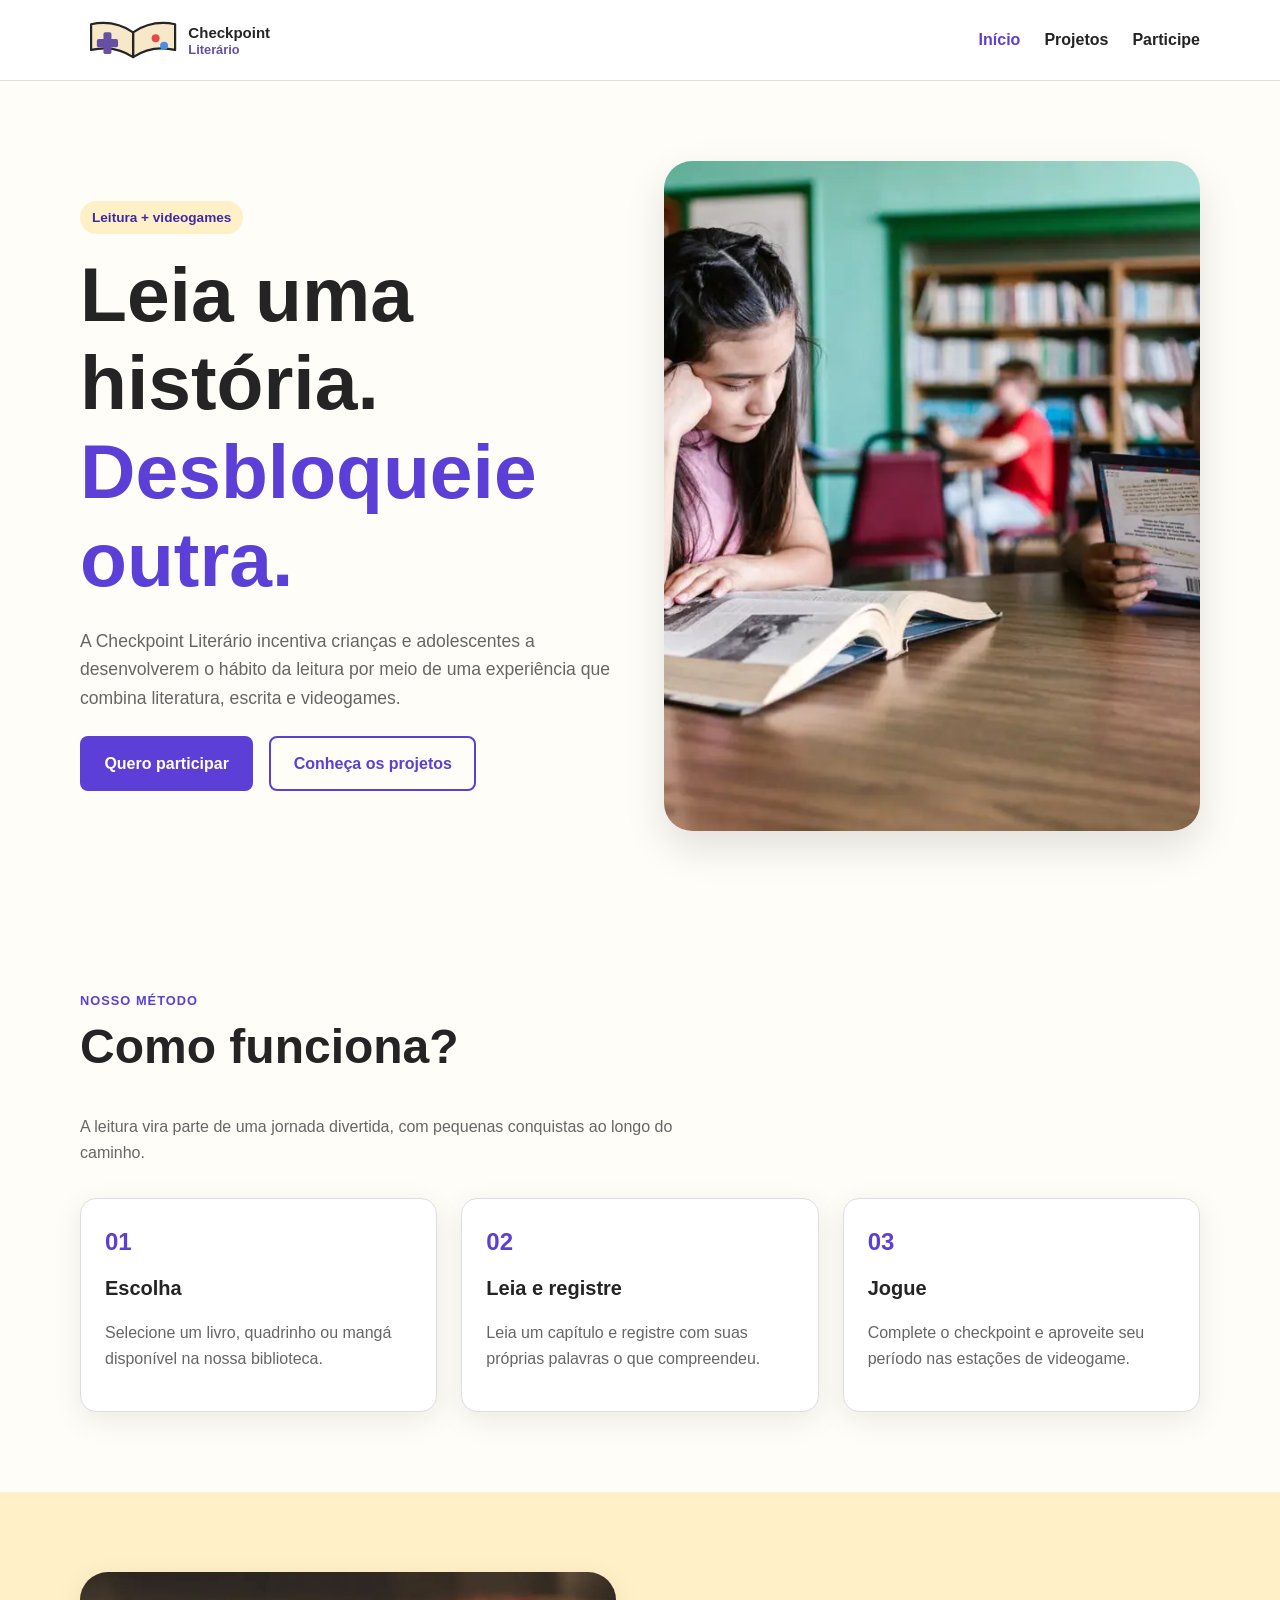
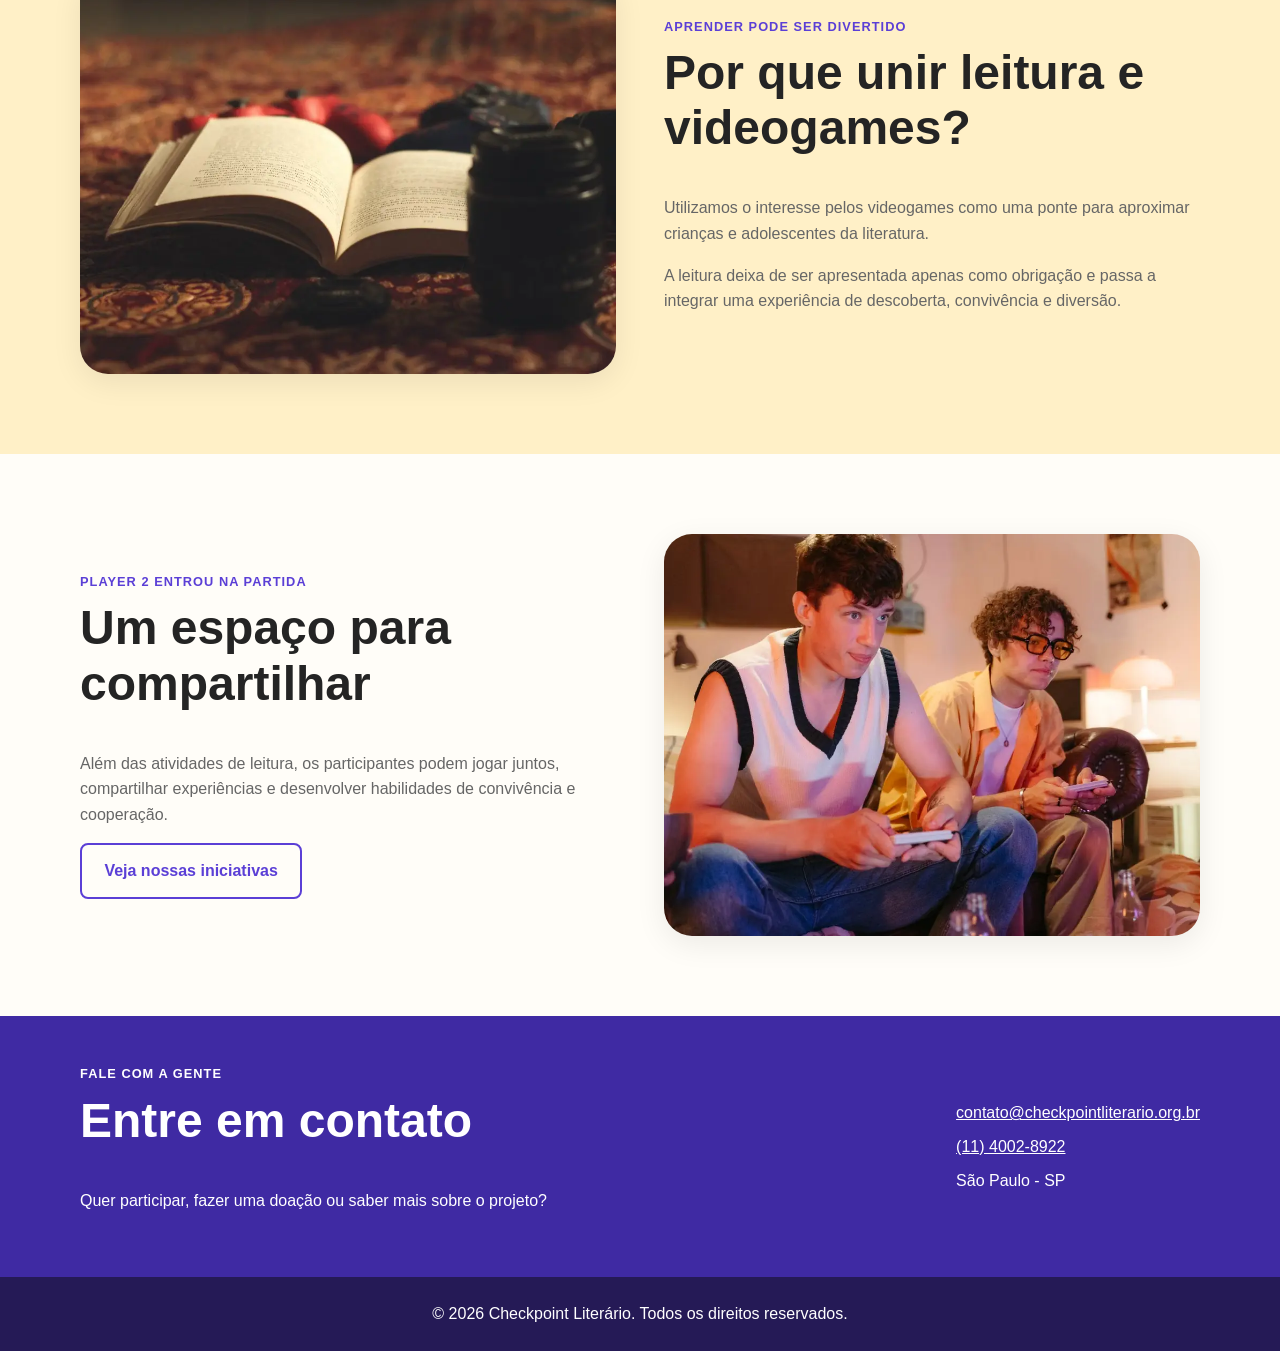
<file: DesenvolvimentoFrontEnd/Checkpoint-Literario/index.html>
<!DOCTYPE html>
<html lang="pt-BR">

<head>
	<meta charset="UTF-8">
	<meta name="viewport" content="width=device-width, initial-scale=1.0">

	<meta name="description"
		content="Checkpoint Literário é uma ONG que incentiva a leitura entre crianças e adolescentes por meio de atividades literárias e acesso a videogames.">

	<title>Checkpoint Literário</title>

	<link rel="stylesheet" href="style.css">
</head>

<body>

	<header class="cabecalho">
		<div class="container cabecalho__conteudo">

			<a href="#/inicio" class="logo" aria-label="Página inicial da Checkpoint Literário">
				<img src="./imagens/logo-checkpoint-literario.svg" alt="Checkpoint Literário">
			</a>

			<input type="checkbox" id="menu-toggle" class="menu-toggle">

			<label for="menu-toggle" class="menu-hamburguer" aria-label="Abrir ou fechar menu de navegação">
				☰
			</label>

			<nav class="menu-principal" aria-label="Navegação principal">
				<ul>
					<li>
						<a href="#/inicio" class="menu-principal">
							Início
						</a>
					</li>

					<li class="tem-submenu">
						<a href="#/projetos" class="menu-principal">
							Projetos
						</a>

						<ul class="submenu">
							<li>
								<a href="#/projetos/leitura">
									Leitura
								</a>
							</li>

							<li>
								<a href="#/projetos/voluntariado">
									Voluntariado
								</a>
							</li>

							<li>
								<a href="#/projetos/doacoes">
									Doações
								</a>
							</li>
						</ul>
					</li>

					<li>
						<a href="#/cadastro" class="menu-principal">
							Participe
						</a>
					</li>
				</ul>
			</nav>

		</div>
	</header>

	<main id="app">

	</main>

	<footer class="rodape">
		<div class="container">
			<p>
				&copy; 2026 Checkpoint Literário.
				Todos os direitos reservados.
			</p>
		</div>
	</footer>
	<script type="module" src="./js/app.js"></script>
</body>

</html>
</file>
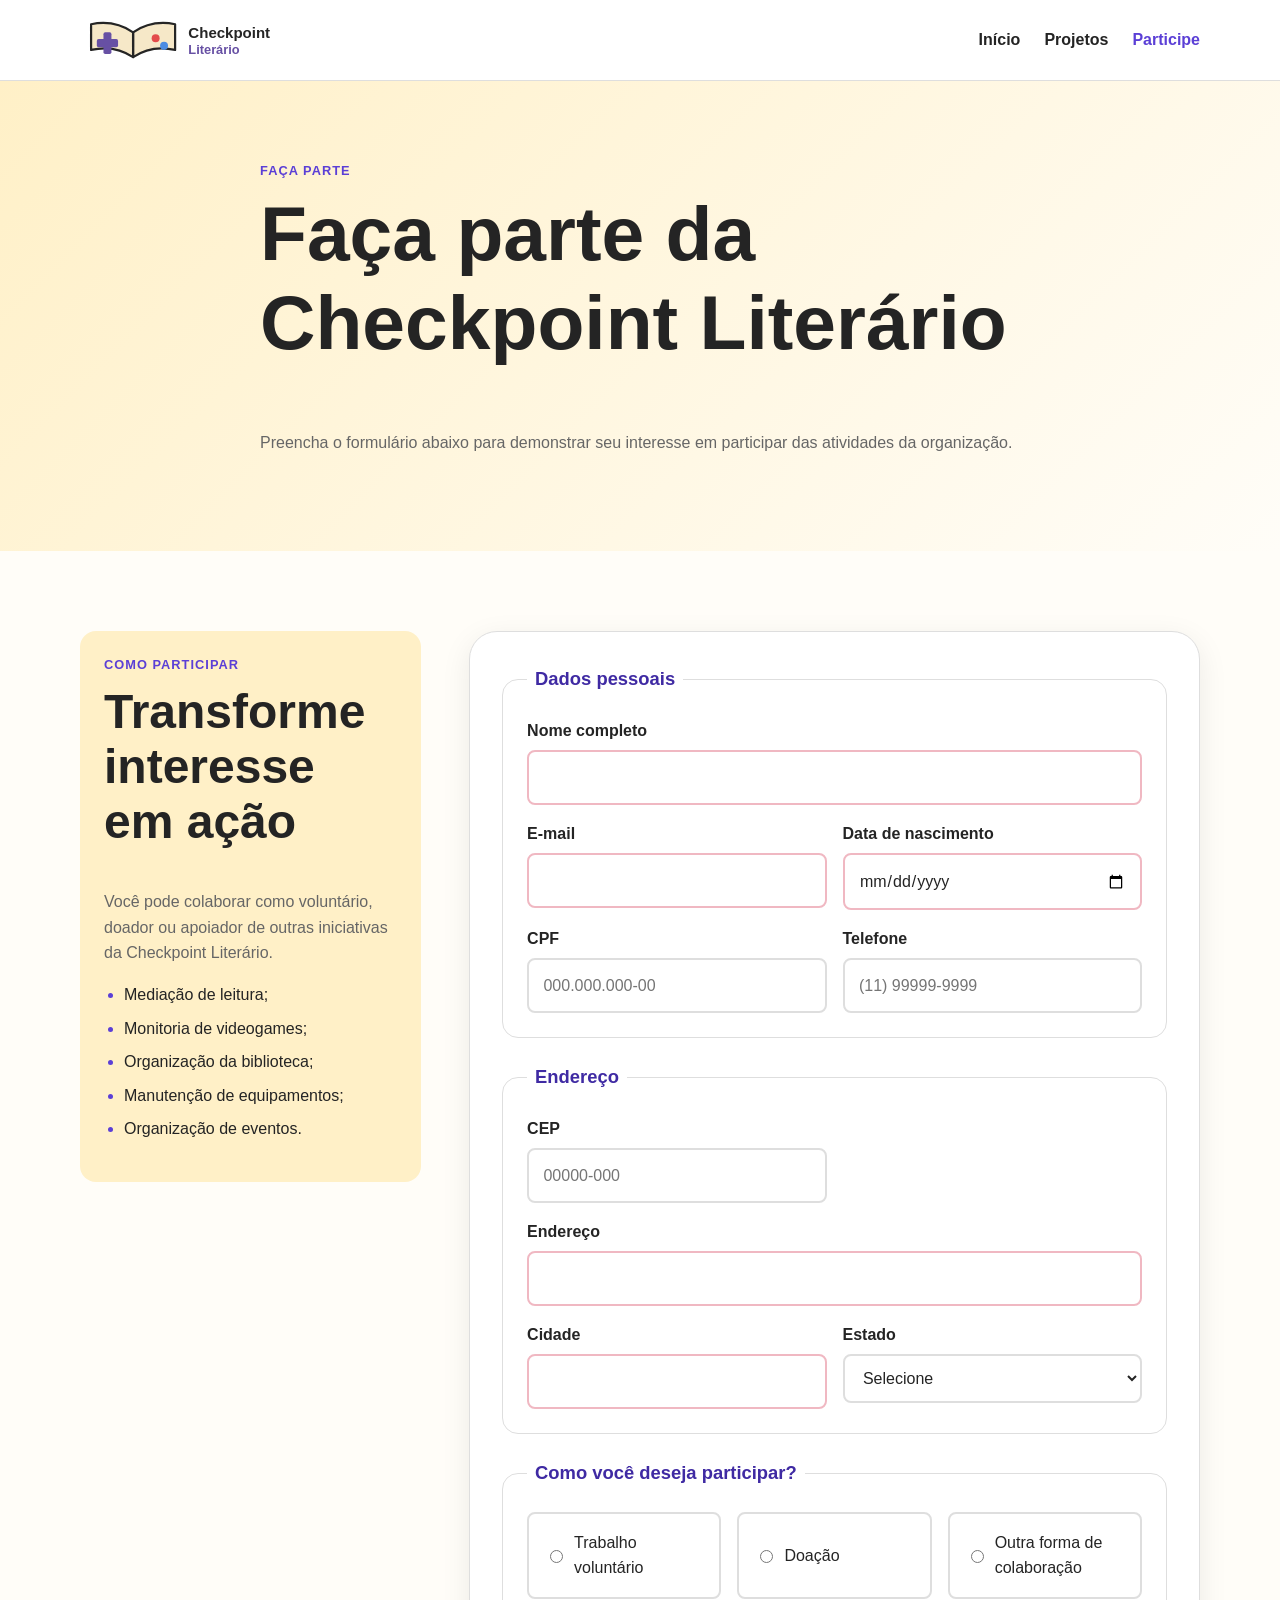
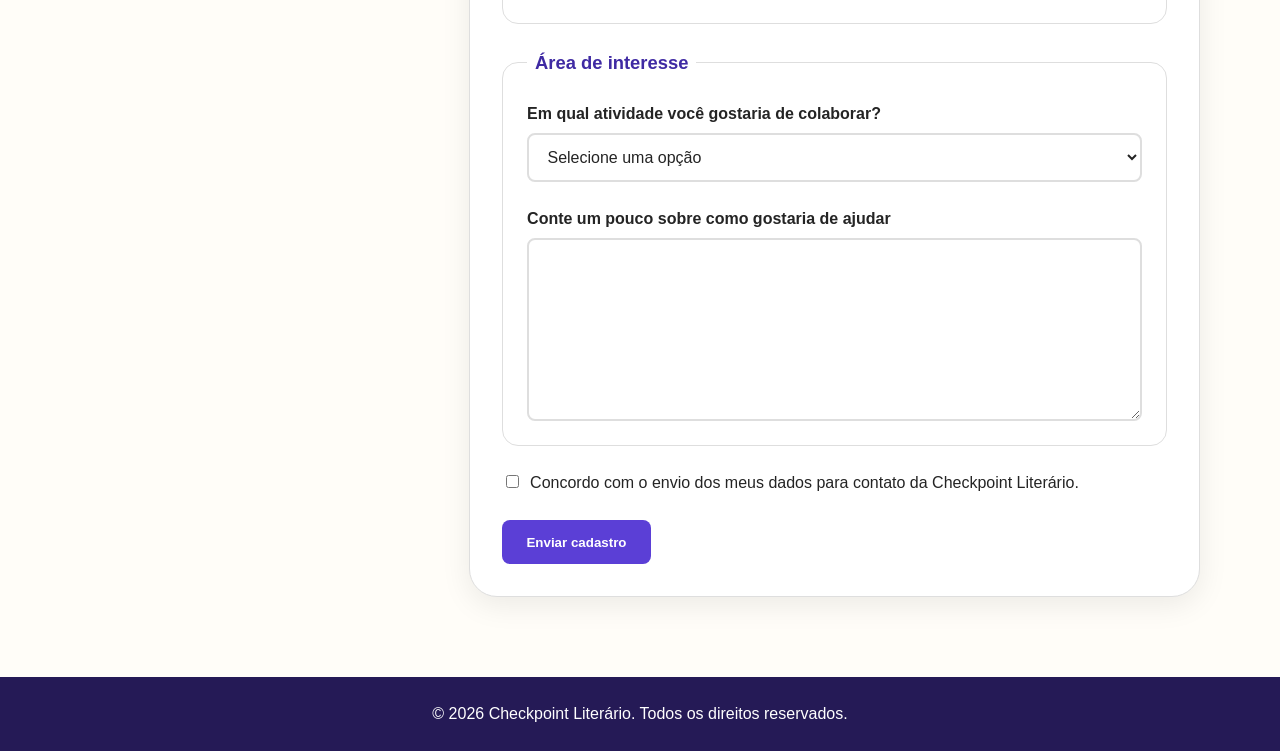
<file: DesenvolvimentoFrontEnd/Checkpoint-Literario/cadastro.html>
<!DOCTYPE html>
<html lang="pt-BR">

<head>
    <meta charset="UTF-8">
    <meta name="viewport" content="width=device-width, initial-scale=1.0">

    <meta
        name="description"
        content="Cadastre-se para participar da Checkpoint Literário como voluntário, doador ou colaborador."
    >

    <title>Cadastro | Checkpoint Literário</title>

    <link rel="stylesheet" href="style.css">
</head>

<body>

    <header class="cabecalho">
        <div class="container cabecalho__conteudo">

            <a
                href="index.html"
                class="logo"
                aria-label="Página inicial da Checkpoint Literário"
            >
                <img
                    src="./imagens/logo-checkpoint-literario.svg"
                    alt="Checkpoint Literário"
                >
            </a>

            <input
                type="checkbox"
                id="menu-toggle"
                class="menu-toggle"
            >

            <label
                for="menu-toggle"
                class="menu-hamburguer"
                aria-label="Abrir ou fechar menu de navegação"
            >
                ☰
            </label>

            <nav class="menu-principal" aria-label="Navegação principal">
                <ul>
                    <li>
                        <a href="index.html">Início</a>
                    </li>

                    <li class="tem-submenu">
                        <a href="projetos.html">Projetos</a>

                        <ul class="submenu">
                            <li>
                                <a href="projetos.html#leitura">Leitura</a>
                            </li>

                            <li>
                                <a href="projetos.html#voluntariado">
                                    Voluntariado
                                </a>
                            </li>

                            <li>
                                <a href="projetos.html#doacoes">Doações</a>
                            </li>
                        </ul>
                    </li>

                    <li>
                        <a href="cadastro.html" aria-current="page">
                            Participe
                        </a>
                    </li>
                </ul>
            </nav>

        </div>
    </header>

    <main>

        <section class="cadastro-hero">
            <div class="container cadastro-hero__conteudo">

                <p class="secao__etiqueta">
                    Faça parte
                </p>

                <h1>Faça parte da Checkpoint Literário</h1>

                <p>
                    Preencha o formulário abaixo para demonstrar seu interesse
                    em participar das atividades da organização.
                </p>

            </div>
        </section>

        <section class="secao">
            <div class="container cadastro-layout">

                <aside class="cadastro-info">
                    <p class="secao__etiqueta">
                        Como participar
                    </p>

                    <h2>Transforme interesse em ação</h2>

                    <p>
                        Você pode colaborar como voluntário, doador ou apoiador
                        de outras iniciativas da Checkpoint Literário.
                    </p>

                    <ul>
                        <li>Mediação de leitura;</li>
                        <li>Monitoria de videogames;</li>
                        <li>Organização da biblioteca;</li>
                        <li>Manutenção de equipamentos;</li>
                        <li>Organização de eventos.</li>
                    </ul>
                </aside>

                <form class="formulario" action="#" method="post">

                    <fieldset>
                        <legend>Dados pessoais</legend>

                        <div class="form-grid">

                            <div class="campo campo--duplo">
                                <label for="nome">
                                    Nome completo
                                </label>

                                <input
                                    type="text"
                                    id="nome"
                                    name="nome"
                                    autocomplete="name"
                                    required
                                >
                            </div>

                            <div class="campo">
                                <label for="email">
                                    E-mail
                                </label>

                                <input
                                    type="email"
                                    id="email"
                                    name="email"
                                    autocomplete="email"
                                    required
                                >
                            </div>

                            <div class="campo">
                                <label for="data-nascimento">
                                    Data de nascimento
                                </label>

                                <input
                                    type="date"
                                    id="data-nascimento"
                                    name="data-nascimento"
                                    required
                                >
                            </div>

                            <div class="campo">
                                <label for="cpf">
                                    CPF
                                </label>

                                <input
                                    type="text"
                                    id="cpf"
                                    name="cpf"
                                    inputmode="numeric"
                                    autocomplete="off"
                                    pattern="[0-9]{3}\.[0-9]{3}\.[0-9]{3}-[0-9]{2}"
                                    placeholder="000.000.000-00"
                                    title="Digite o CPF no formato 000.000.000-00"
                                    required
                                >
                            </div>

                            <div class="campo">
                                <label for="telefone">
                                    Telefone
                                </label>

                                <input
                                    type="tel"
                                    id="telefone"
                                    name="telefone"
                                    autocomplete="tel"
                                    pattern="\([0-9]{2}\) [0-9]{4,5}-[0-9]{4}"
                                    placeholder="(11) 99999-9999"
                                    title="Digite o telefone no formato (11) 99999-9999"
                                    required
                                >
                            </div>

                        </div>
                    </fieldset>

                    <fieldset>
                        <legend>Endereço</legend>

                        <div class="form-grid">

                            <div class="campo">
                                <label for="cep">
                                    CEP
                                </label>

                                <input
                                    type="text"
                                    id="cep"
                                    name="cep"
                                    inputmode="numeric"
                                    autocomplete="postal-code"
                                    pattern="[0-9]{5}-[0-9]{3}"
                                    placeholder="00000-000"
                                    title="Digite o CEP no formato 00000-000"
                                    required
                                >
                            </div>

                            <div class="campo campo--duplo">
                                <label for="endereco">
                                    Endereço
                                </label>

                                <input
                                    type="text"
                                    id="endereco"
                                    name="endereco"
                                    autocomplete="address-line1"
                                    required
                                >
                            </div>

                            <div class="campo">
                                <label for="cidade">
                                    Cidade
                                </label>

                                <input
                                    type="text"
                                    id="cidade"
                                    name="cidade"
                                    autocomplete="address-level2"
                                    required
                                >
                            </div>

                            <div class="campo">
                                <label for="estado">
                                    Estado
                                </label>

                                <select
                                    id="estado"
                                    name="estado"
                                    autocomplete="address-level1"
                                    required
                                >
                                    <option value="">Selecione</option>
                                    <option value="AC">Acre</option>
                                    <option value="AL">Alagoas</option>
                                    <option value="AP">Amapá</option>
                                    <option value="AM">Amazonas</option>
                                    <option value="BA">Bahia</option>
                                    <option value="CE">Ceará</option>
                                    <option value="DF">Distrito Federal</option>
                                    <option value="ES">Espírito Santo</option>
                                    <option value="GO">Goiás</option>
                                    <option value="MA">Maranhão</option>
                                    <option value="MT">Mato Grosso</option>
                                    <option value="MS">Mato Grosso do Sul</option>
                                    <option value="MG">Minas Gerais</option>
                                    <option value="PA">Pará</option>
                                    <option value="PB">Paraíba</option>
                                    <option value="PR">Paraná</option>
                                    <option value="PE">Pernambuco</option>
                                    <option value="PI">Piauí</option>
                                    <option value="RJ">Rio de Janeiro</option>
                                    <option value="RN">Rio Grande do Norte</option>
                                    <option value="RS">Rio Grande do Sul</option>
                                    <option value="RO">Rondônia</option>
                                    <option value="RR">Roraima</option>
                                    <option value="SC">Santa Catarina</option>
                                    <option value="SP">São Paulo</option>
                                    <option value="SE">Sergipe</option>
                                    <option value="TO">Tocantins</option>
                                </select>
                            </div>

                        </div>
                    </fieldset>

                    <fieldset>
                        <legend>Como você deseja participar?</legend>

                        <div class="opcoes">

                            <label class="opcao">
                                <input
                                    type="radio"
                                    name="participacao"
                                    value="voluntario"
                                    required
                                >
                                <span>
                                    Trabalho voluntário
                                </span>
                            </label>

                            <label class="opcao">
                                <input
                                    type="radio"
                                    name="participacao"
                                    value="doador"
                                >
                                <span>
                                    Doação
                                </span>
                            </label>

                            <label class="opcao">
                                <input
                                    type="radio"
                                    name="participacao"
                                    value="outro"
                                >
                                <span>
                                    Outra forma de colaboração
                                </span>
                            </label>

                        </div>
                    </fieldset>

                    <fieldset>
                        <legend>Área de interesse</legend>

                        <div class="campo">
                            <label for="area">
                                Em qual atividade você gostaria de colaborar?
                            </label>

                            <select id="area" name="area">
                                <option value="">
                                    Selecione uma opção
                                </option>

                                <option value="leitura">
                                    Mediação de leitura
                                </option>

                                <option value="games">
                                    Monitoria de videogames
                                </option>

                                <option value="biblioteca">
                                    Organização da biblioteca
                                </option>

                                <option value="manutencao">
                                    Manutenção de equipamentos
                                </option>

                                <option value="eventos">
                                    Organização de eventos
                                </option>

                                <option value="outro">
                                    Outra atividade
                                </option>
                            </select>
                        </div>

                        <div class="campo">
                            <label for="mensagem">
                                Conte um pouco sobre como gostaria de ajudar
                            </label>

                            <textarea
                                id="mensagem"
                                name="mensagem"
                                rows="6"
                            ></textarea>
                        </div>
                    </fieldset>

                    <label class="consentimento">
                        <input
                            type="checkbox"
                            id="consentimento"
                            name="consentimento"
                            required
                        >

                        <span>
                            Concordo com o envio dos meus dados para contato
                            da Checkpoint Literário.
                        </span>
                    </label>

                    <button
                        class="botao botao--primario"
                        type="submit"
                    >
                        Enviar cadastro
                    </button>

                </form>

            </div>
        </section>

    </main>

    <footer class="rodape">
        <div class="container">
            <p>
                &copy; 2026 Checkpoint Literário.
                Todos os direitos reservados.
            </p>
        </div>
    </footer>

</body>

</html>
</file>
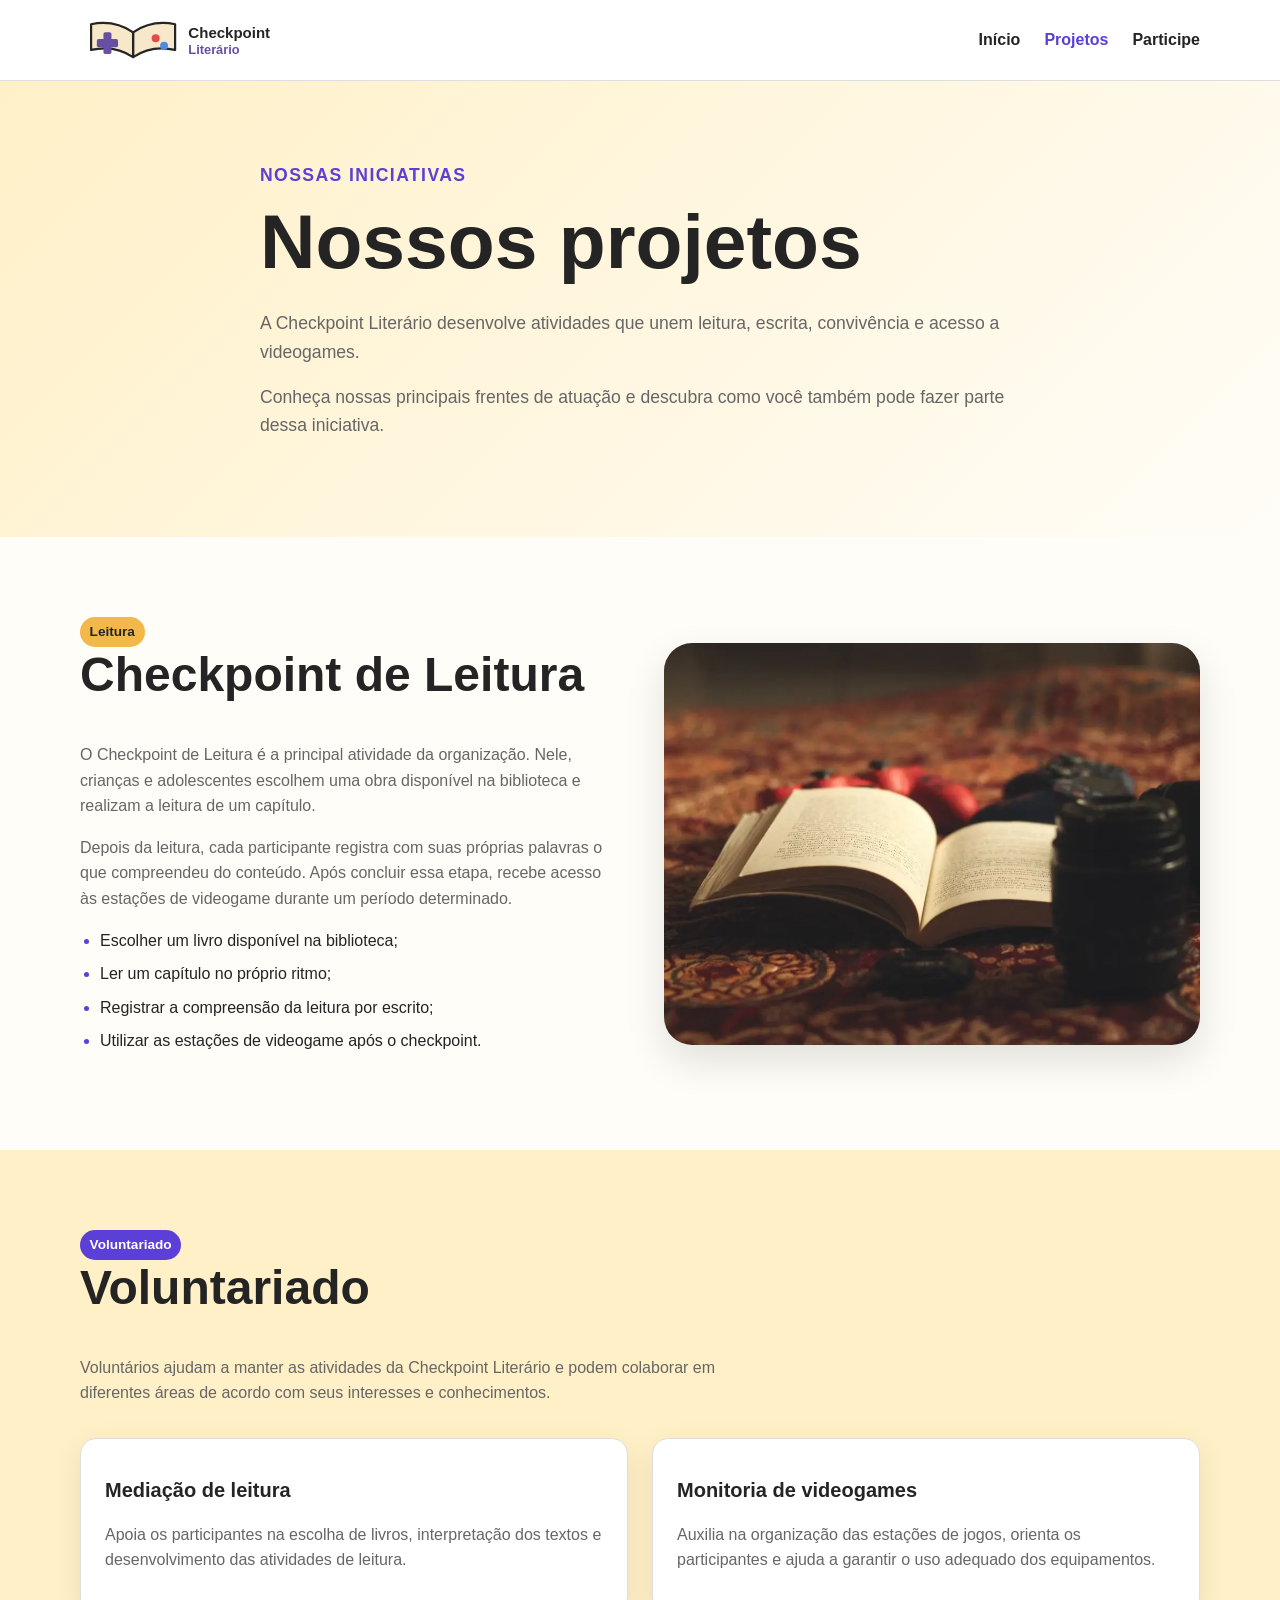
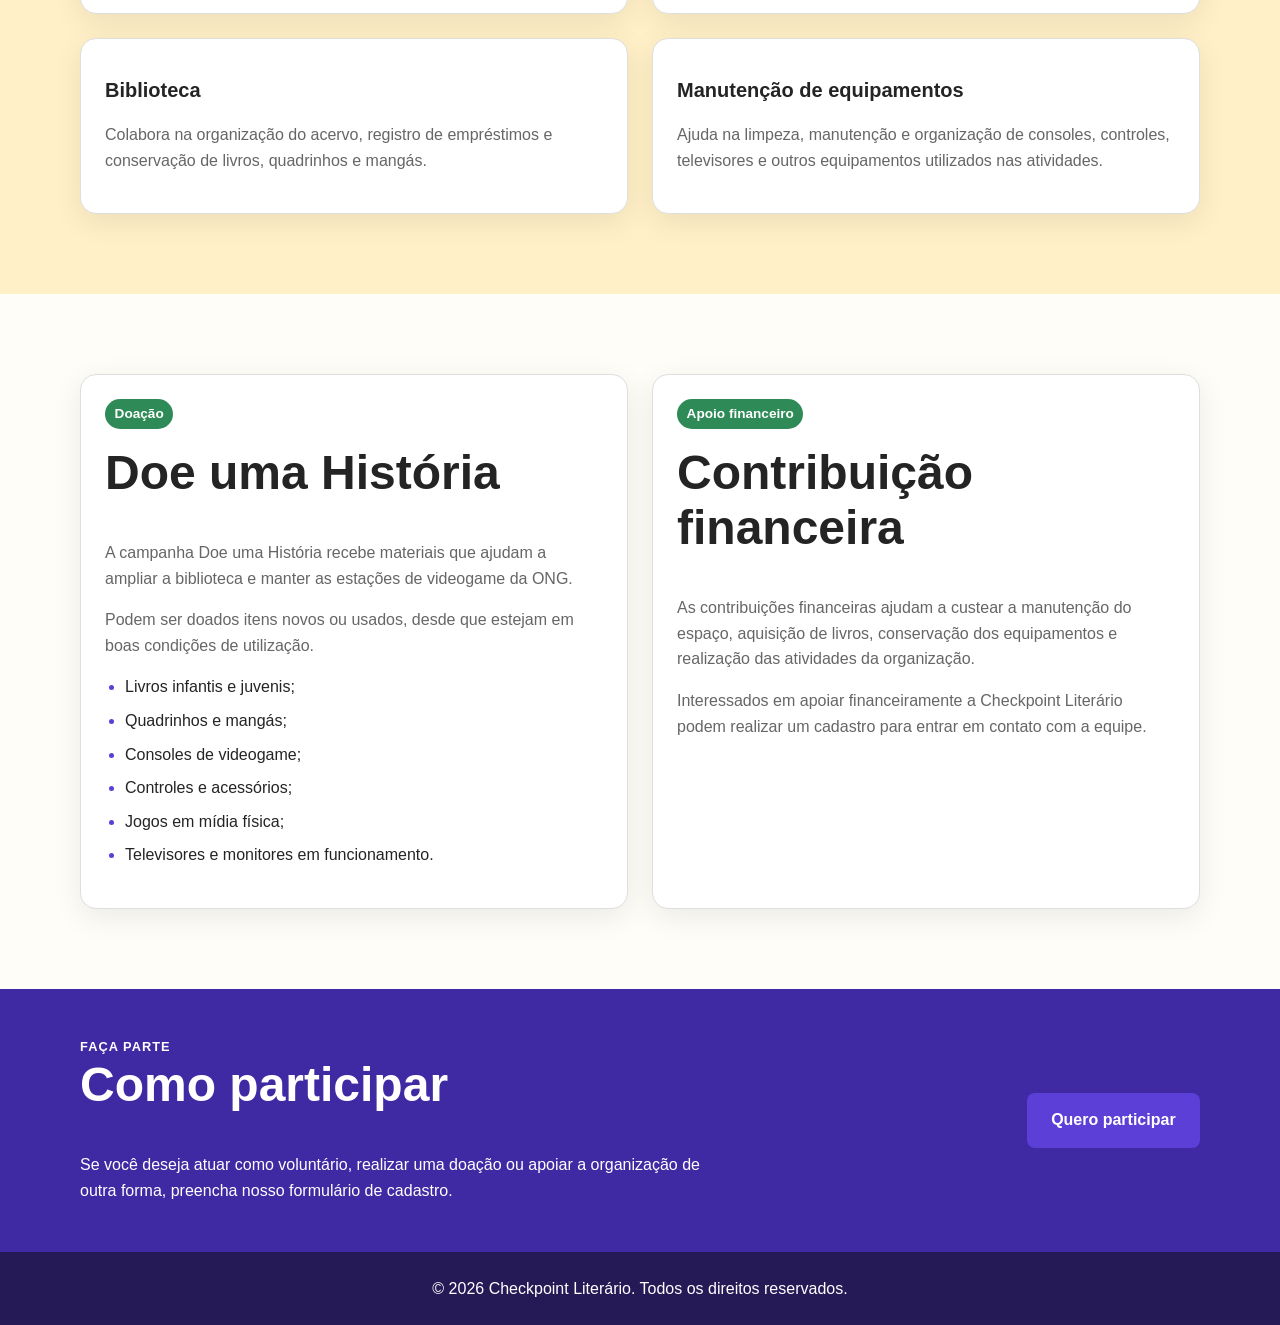
<file: DesenvolvimentoFrontEnd/Checkpoint-Literario/projetos.html>
<!DOCTYPE html>
<html lang="pt-BR">

<head>
	<meta charset="UTF-8">
	<meta name="viewport" content="width=device-width, initial-scale=1.0">

	<meta name="description"
		content="Conheça os projetos da Checkpoint Literário e descubra como participar como voluntário ou apoiar a ONG com doações.">

	<title>Projetos | Checkpoint Literário</title>

	<link rel="stylesheet" href="style.css">
</head>

<body>

	<header class="cabecalho">
		<div class="container cabecalho__conteudo">

			<a href="index.html" class="logo" aria-label="Página inicial da Checkpoint Literário">
				<img src="./imagens/logo-checkpoint-literario.svg" alt="Checkpoint Literário">
			</a>

			<input type="checkbox" id="menu-toggle" class="menu-toggle">

			<label for="menu-toggle" class="menu-hamburguer" aria-label="Abrir ou fechar menu de navegação">
				☰
			</label>

			<nav class="menu-principal" aria-label="Navegação principal">
				<ul>
					<li>
						<a href="index.html">
							Início
						</a>
					</li>

					<li class="tem-submenu">
						<a href="projetos.html" aria-current="page">
							Projetos
						</a>

						<ul class="submenu">
							<li>
								<a href="#leitura">
									Leitura
								</a>
							</li>

							<li>
								<a href="#voluntariado">
									Voluntariado
								</a>
							</li>

							<li>
								<a href="#doacoes">
									Doações
								</a>
							</li>
						</ul>
					</li>

					<li>
						<a href="cadastro.html">
							Participe
						</a>
					</li>
				</ul>
			</nav>

		</div>
	</header>

	<main>

		<section class="projetos-hero">
			<div class="container projetos-hero__conteudo">

				<p class="secao__etiqueta">
					Nossas iniciativas
				</p>

				<h1>Nossos projetos</h1>

				<p>
					A Checkpoint Literário desenvolve atividades que unem
					leitura, escrita, convivência e acesso a videogames.
				</p>

				<p>
					Conheça nossas principais frentes de atuação e descubra
					como você também pode fazer parte dessa iniciativa.
				</p>

			</div>
		</section>

		<section id="leitura" class="secao">
			<div class="container projeto-destaque">

				<div class="projeto-destaque__texto">

					<span class="badge badge-leitura">
						Leitura
					</span>

					<h2>Checkpoint de Leitura</h2>

					<p>
						O Checkpoint de Leitura é a principal atividade da
						organização. Nele, crianças e adolescentes escolhem
						uma obra disponível na biblioteca e realizam a leitura
						de um capítulo.
					</p>

					<p>
						Depois da leitura, cada participante registra com suas
						próprias palavras o que compreendeu do conteúdo. Após
						concluir essa etapa, recebe acesso às estações de
						videogame durante um período determinado.
					</p>

					<ul class="lista-projeto">
						<li>Escolher um livro disponível na biblioteca;</li>
						<li>Ler um capítulo no próprio ritmo;</li>
						<li>Registrar a compreensão da leitura por escrito;</li>
						<li>Utilizar as estações de videogame após o checkpoint.</li>
					</ul>

				</div>

				<picture class="projeto-destaque__imagem">
					<source srcset="./imagens/leitura.webp" type="image/webp">

					<img src="./imagens/leitura.jpg" alt="Livro aberto ao lado de controles de videogame">
				</picture>

			</div>
		</section>

		<section id="voluntariado" class="secao secao--destaque">
			<div class="container">

				<header class="secao__cabecalho">

					<span class="badge badge-voluntariado">
						Voluntariado
					</span>

					<h2>Voluntariado</h2>

					<p>
						Voluntários ajudam a manter as atividades da
						Checkpoint Literário e podem colaborar em diferentes
						áreas de acordo com seus interesses e conhecimentos.
					</p>

				</header>

				<div class="projetos-grid">

					<article class="card-projeto">
						<h3>Mediação de leitura</h3>

						<p>
							Apoia os participantes na escolha de livros,
							interpretação dos textos e desenvolvimento das
							atividades de leitura.
						</p>
					</article>

					<article class="card-projeto">
						<h3>Monitoria de videogames</h3>

						<p>
							Auxilia na organização das estações de jogos,
							orienta os participantes e ajuda a garantir o uso
							adequado dos equipamentos.
						</p>
					</article>

					<article class="card-projeto">
						<h3>Biblioteca</h3>

						<p>
							Colabora na organização do acervo, registro de
							empréstimos e conservação de livros, quadrinhos
							e mangás.
						</p>
					</article>

					<article class="card-projeto">
						<h3>Manutenção de equipamentos</h3>

						<p>
							Ajuda na limpeza, manutenção e organização de
							consoles, controles, televisores e outros
							equipamentos utilizados nas atividades.
						</p>
					</article>

				</div>

			</div>
		</section>

		<section id="doacoes" class="secao">
			<div class="container projetos-grid projetos-grid--duplo">

				<article class="card-projeto card-projeto">

					<span class="badge badge-doacao">
						Doação
					</span>

					<h2>Doe uma História</h2>

					<p>
						A campanha Doe uma História recebe materiais que
						ajudam a ampliar a biblioteca e manter as estações
						de videogame da ONG.
					</p>

					<p>
						Podem ser doados itens novos ou usados, desde que
						estejam em boas condições de utilização.
					</p>

					<ul class="lista-projeto">
						<li>Livros infantis e juvenis;</li>
						<li>Quadrinhos e mangás;</li>
						<li>Consoles de videogame;</li>
						<li>Controles e acessórios;</li>
						<li>Jogos em mídia física;</li>
						<li>Televisores e monitores em funcionamento.</li>
					</ul>

				</article>

				<article class="card-projeto">

					<span class="badge badge-doacao">
						Apoio financeiro
					</span>

					<h2>Contribuição financeira</h2>

					<p>
						As contribuições financeiras ajudam a custear a
						manutenção do espaço, aquisição de livros,
						conservação dos equipamentos e realização das
						atividades da organização.
					</p>

					<p>
						Interessados em apoiar financeiramente a Checkpoint
						Literário podem realizar um cadastro para entrar em
						contato com a equipe.
					</p>

				</article>

			</div>
		</section>

		<section class="projetos-cta">
			<div class="container projetos-cta__conteudo">

				<div>
					<p class="secao__etiqueta">
						Faça parte
					</p>

					<h2>Como participar</h2>

					<p>
						Se você deseja atuar como voluntário, realizar uma
						doação ou apoiar a organização de outra forma,
						preencha nosso formulário de cadastro.
					</p>
				</div>

				<a href="cadastro.html" class="botao botao--primario">
					Quero participar
				</a>

			</div>
		</section>

	</main>

	<footer class="rodape">
		<div class="container">
			<p>
				&copy; 2026 Checkpoint Literário.
				Todos os direitos reservados.
			</p>
		</div>
	</footer>

</body>

</html>
</file>
<file: DesenvolvimentoFrontEnd/Checkpoint-Literario/style.css>
@import url("./css/base.css");
@import url("./css/layout.css");
@import url("./css/navigation.css");
@import url("./css/button.css");
@import url("./css/home.css");
@import url("./css/form.css");
@import url("./css/feedback.css");
@import url("./css/projects.css");
@import url("./css/form.css");
</file>
